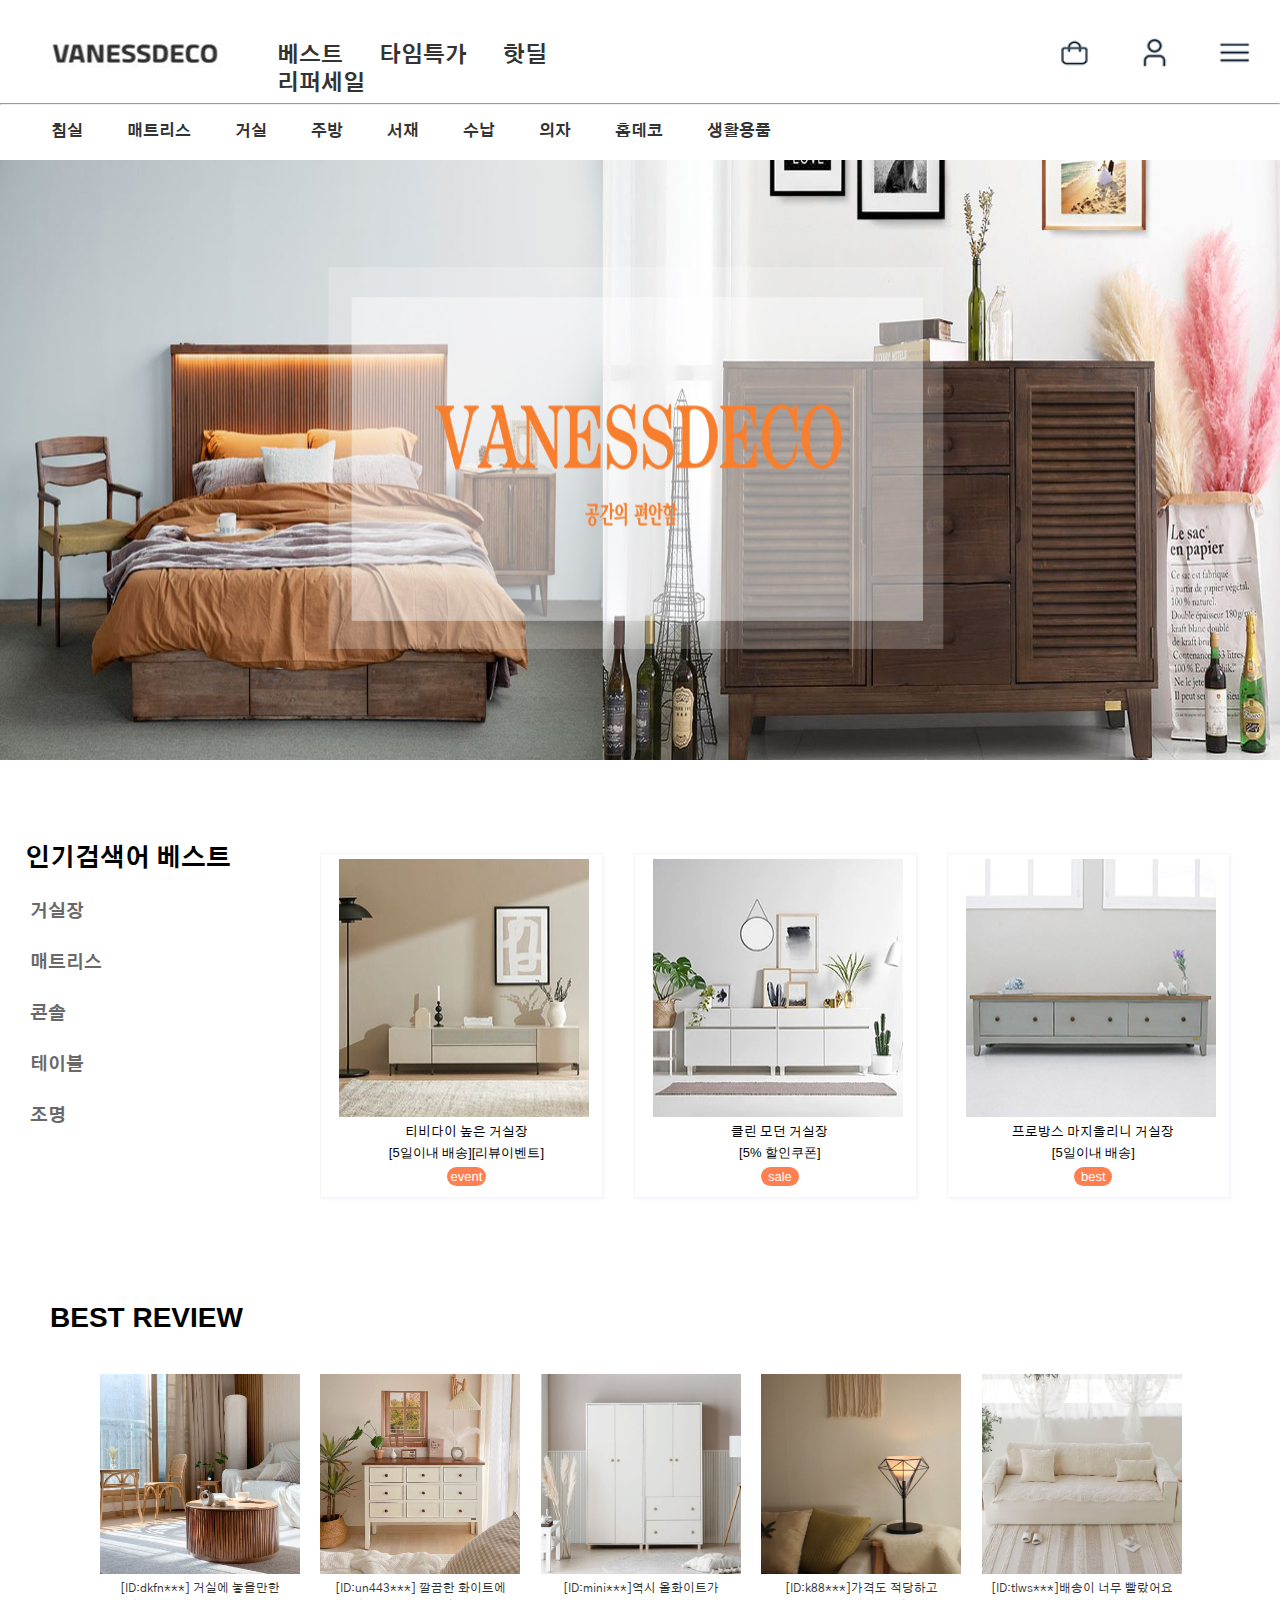
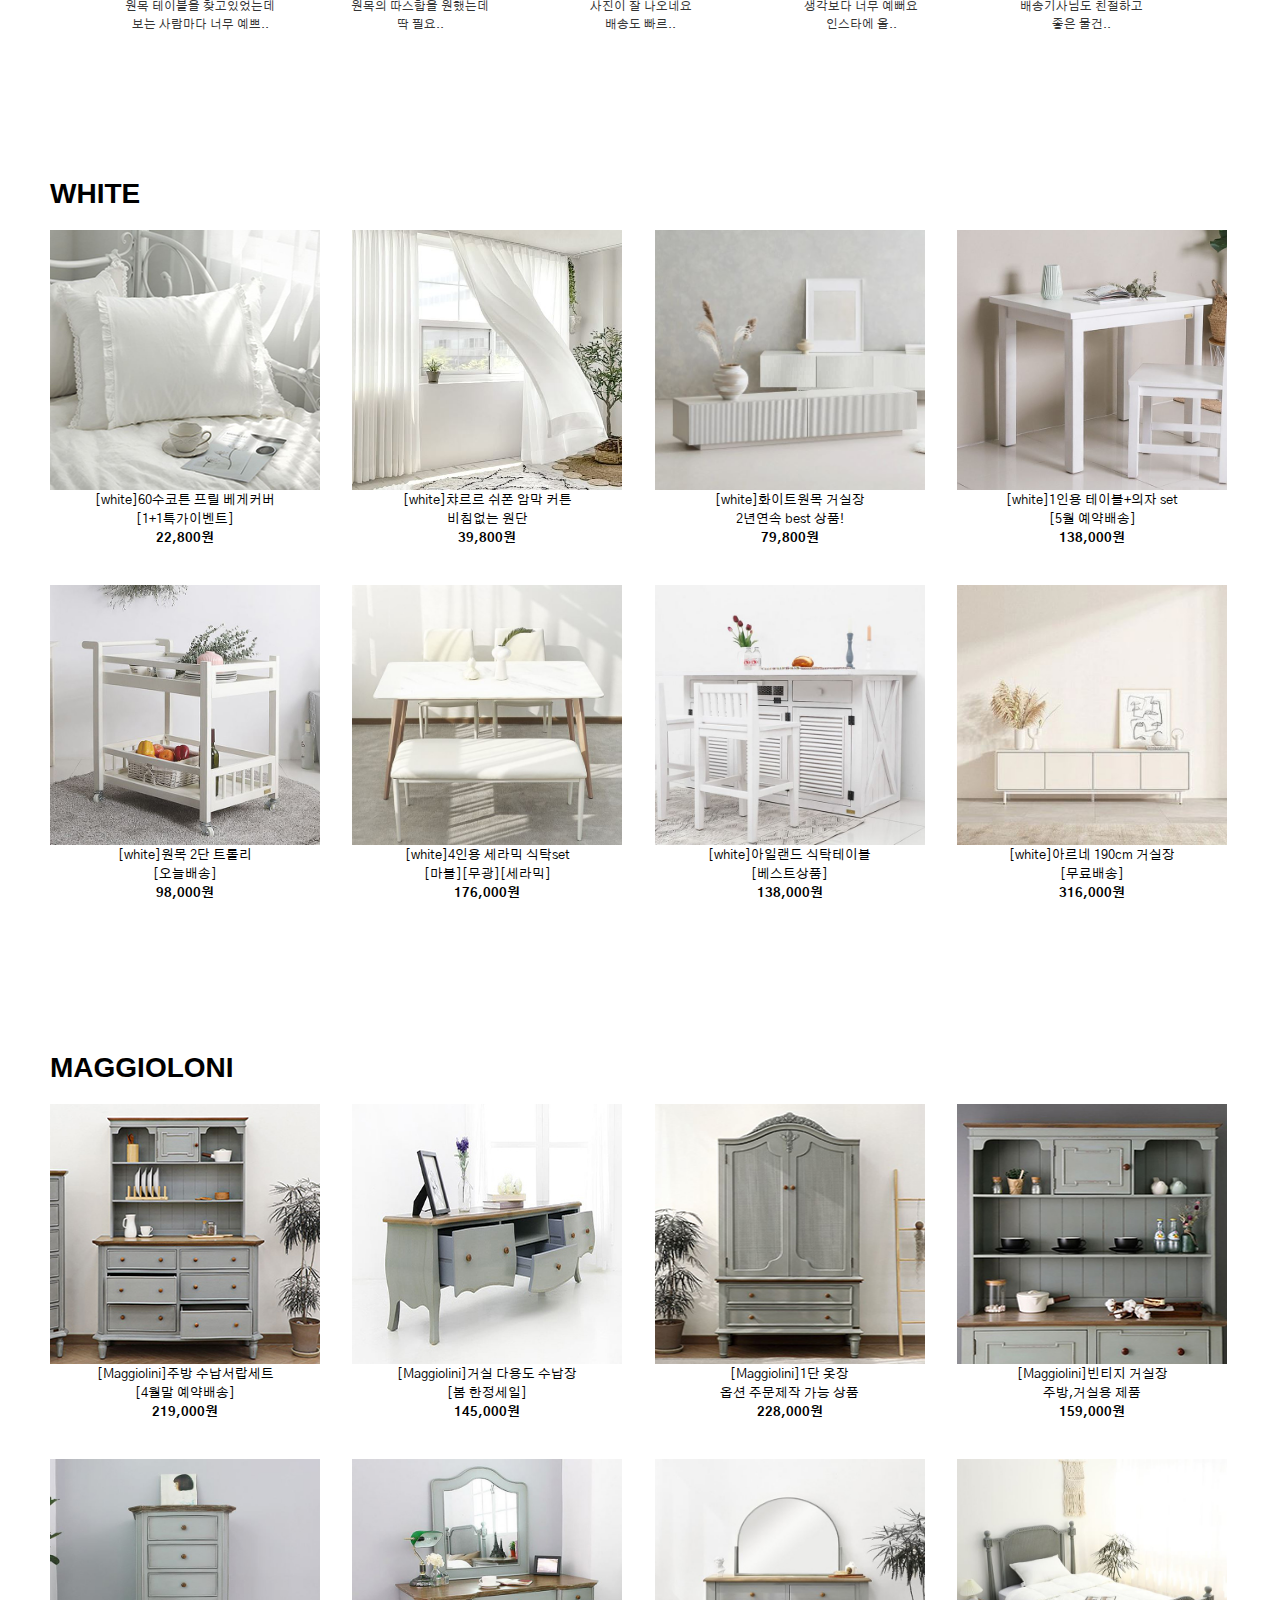
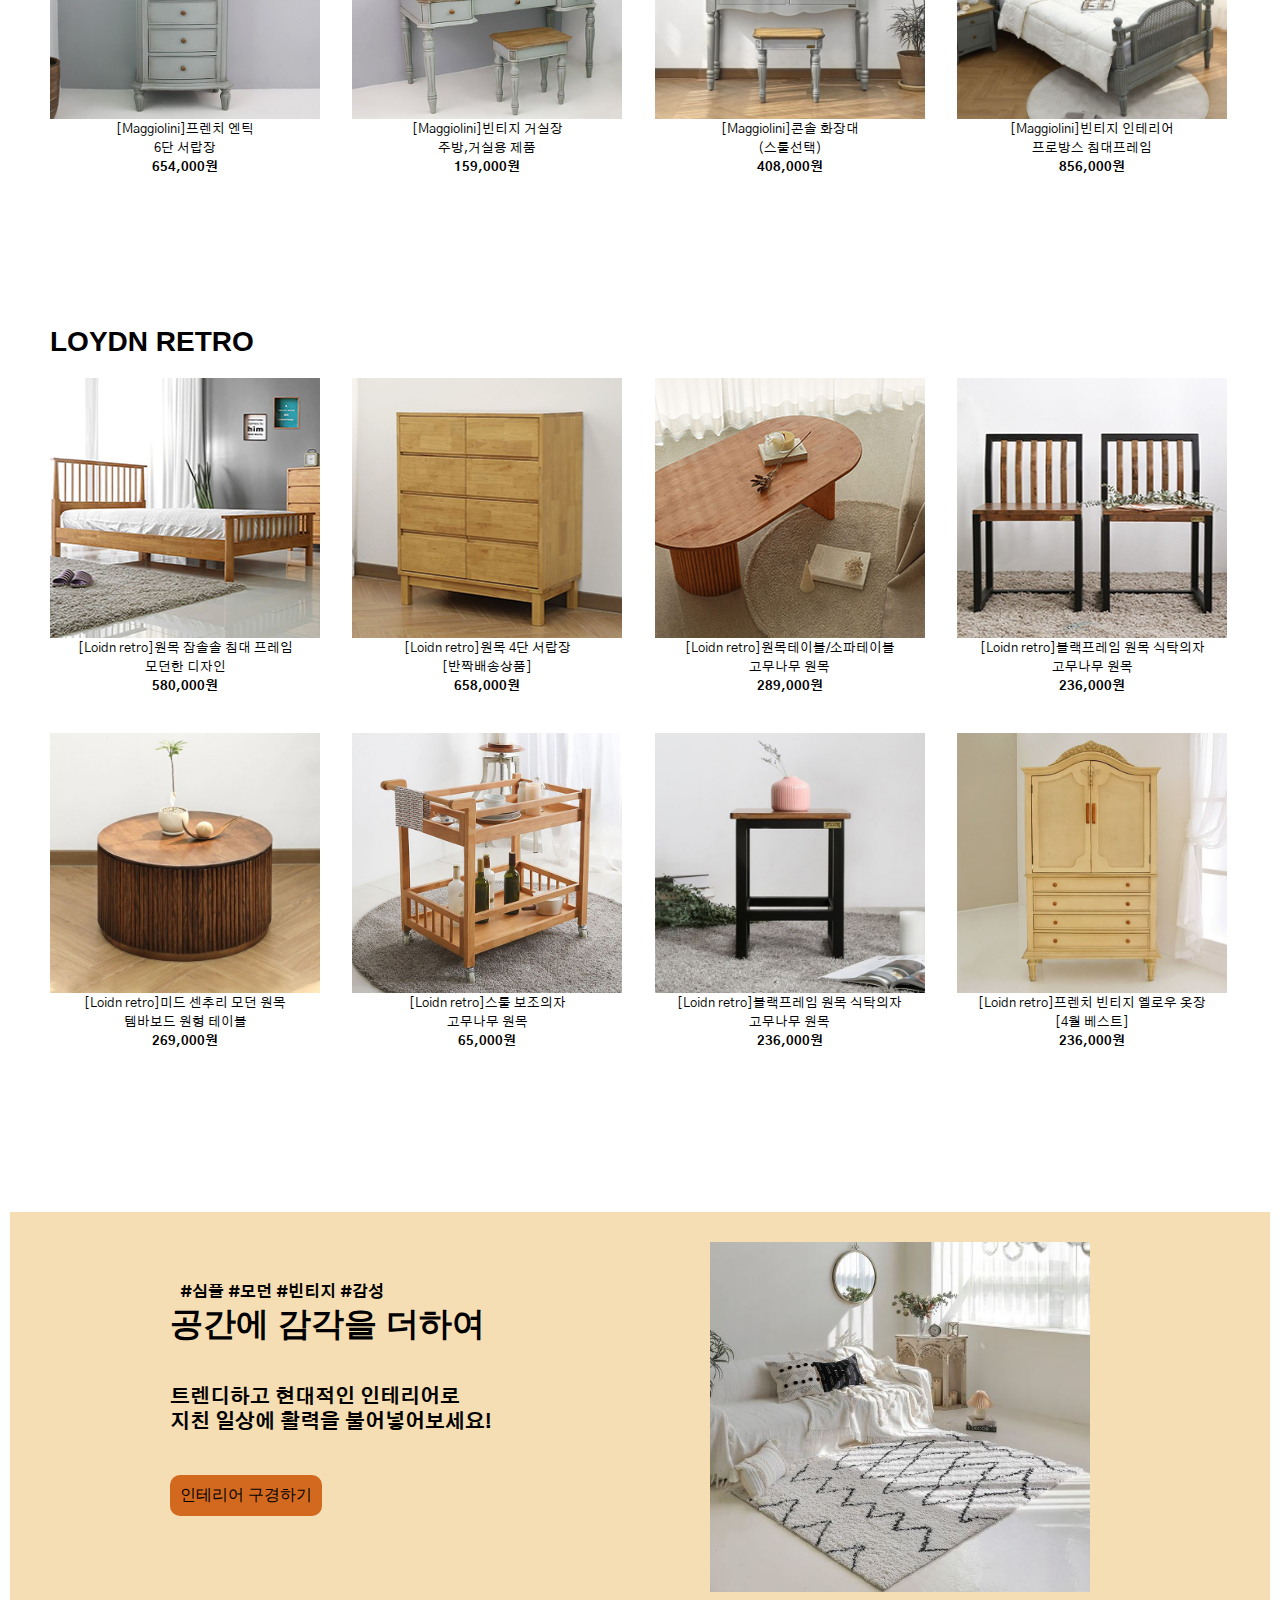
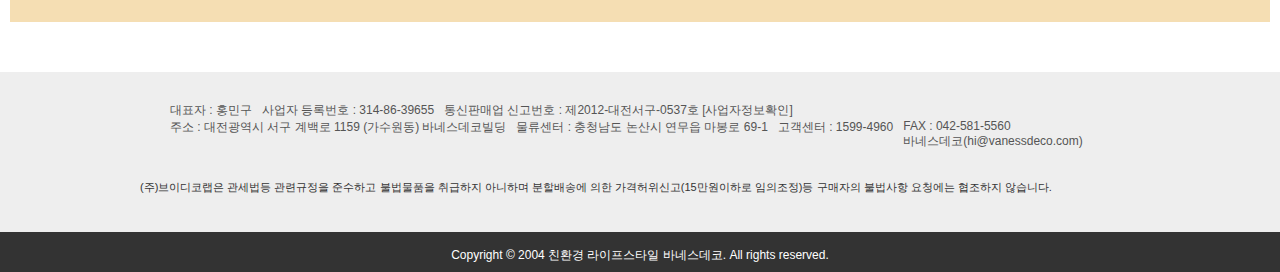
<file: 220420/index.html>
﻿<!DOCTYPE html>
<html>

<head>
    <title>VANESSDECO</title>
    <meta charset="utf-8">
    <meta name="viewport" content="width=device-width, initial-scale=1.0">

    <link href="https://fonts.googleapis.com/css2?family=Gothic+A1:wght@200;400&family=Lexend+Tera:wght@167&family=My+Soul&display=swap" rel="stylesheet">

    <link href="css/reset.css" rel="stylesheet">
    <link href="css/common.css" rel="stylesheet">
    <link href="css/main.css" rel="stylesheet">

</head>



<body>

<!----헤더-----> 
    
    <header>
        <div id="logo">
            <a href="index.html" target="_self"><img src="img/logo.JPG" alt="logo">

        </div>

        <div class="nav1">
            <ul>
                <li><a href="sub.html" target="_self">베스트</a></li>
                <li><a href="sub.html" target="_self">타임특가</a></li>
                <li><a href="sub.html" target="_self">핫딜</a></li>
                <li><a href="sub.html" target="_self">리퍼세일</a></li>
            </ul>

        </div>

        <div id="login">
            <div class="icon">
                <a href="#"><img src="img/icon1.JPG"alt="icon1"></a>

            </div>
            <div class="icon">
                <a href="#"><img src="img/icon2.JPG" alt="icon2"></a>
            </div>
            <div class="icon">
                <a href="#"><img src="img/icon3.JPG" alt="icon3"></a>
            </div>
        </div>
        
    </header>
     <hr>
     <div class="nav2">
        <ul>
            <li><a href="#">침실</a></li>
            <li><a href="#">매트리스</a></li>
            <li><a href="#">거실</a></li>
            <li><a href="#">주방</a></li>
            <li><a href="#">서재</a></li>
            <li><a href="#">수납</a></li>
            <li><a href="#">의자</a></li>
            <li><a href="#">홈데코</a></li>
            <li><a href="#">생활용품</a></li>
        </ul>


     </div>
     

     <!--슬라이더-->

    <div id="slider">
        <img src="img/slider.JPG" alt="slider">
    </div>
    



     <!--섹션 베스트상품소개-->

    <section class="best">

        <div class="best-products1">
            <ul>
                <li>인기검색어 베스트</li>
                <li><a href="#">거실장</a></li>
                <li><a href="#">매트리스</a></li>
                <li><a href="#">콘솔</a></li>
                <li><a href="#">테이블</a></li>
                <li><a href="#">조명</a></li>

            </ul>
            
        </div>

        <div class="best-products">
            <a href="#"><img src="img/best2.JPG" alt="best2"></a>
            <p><a href="#">티비다이 높은 거실장</a></p>
            <span class="bp1">[5일이내 배송][리뷰이벤트]</span>

        </div>

        <div class="best-products">
            <a href="#"><img src="img/best1.JPG" alt="best1"></a>
            <p><a href="#">클린 모던 거실장</a></p>
            <span class="bp2">[5% 할인쿠폰]</span>


        </div>

        <div class="best-products">
            <a href="#"><img src="img/best3.JPG" alt="best3"></a>
            <p><a href="#">프로방스 마지올리니 거실장</a></p>
            <span class="bp3">[5일이내 배송]</span>

        </div>
            
 

    </section>

    <br>
    <br>
    <br>
    <br>

<!---리뷰 인스타그램-->


    <section class="sns">

        <h5>BEST REVIEW</h5>

        

        <div class="instargram">
            <div class="box">
                <a href="#"><img src="img/review1.JPG" alt="review1"></a>
                <p><a href="#">[ID:dkfn***] 거실에 놓을만한<br>원목 테이블을 찾고있었는데<br>보는 사람마다 너무 예쁘..</a></p>
            </div>
            <div class="box">
                <a href="#"><img src="img/review2.JPG" alt="review2"></a>
                <p><a href="#">[ID:un443***] 깔끔한 화이트에 <br>원목의 따스함을 원했는데<br>딱 필요..</a></p>
            </div>
            <div class="box">
                <a href="#"><img src="img/review3.JPG" alt="review3"></a>
                <p><a href="#">[ID:mini***]역시 올화이트가<br>사진이 잘 나오네요<br>배송도 빠르..</a></p>

            </div>
            <div class="box">
                <a href="#"><img src="img/review4.JPG" alt="review4"></a>
                <p><a href="#">[ID:k88***]가격도 적당하고 <br>생각보다 너무 예뻐요<br>인스타에 올..</a></p>
            </div>

            <div class="box">
                <a href="#"><img src="img/review5.JPG" alt="review5"></a>
                <p><a href="#">[ID:tlws***]배송이 너무 빨랐어요<br>배송기사님도 친절하고<br>좋은 물건..</a></p>
                
            </div>  



             
        

        </div>

    </section>

    <br>
    <br>


    <!--텍스트 문구/ 컬러별로 나뉨 명시-->




    <!--섹션 컬러별로 나뉘는 상품들 소개-->
    <!--섹션 프로덕트1 화이트-->


    <section class="product1">

        <h5>WHITE</h5>
        <div class="a">
            <a href="#"><img src="img/white1.JPG" alt="white1"></a>
            <p><a href="#">[white]60수코튼 프릴 베게커버<br>[1+1특가이벤트]<br><b>22,800원</b></a></p>
            
            
        </div>

        <div class="a">
            <a href="#"><img src="img/white2.JPG" alt="white2"></a>
            <p><a href="#">[white]챠르르 쉬폰 암막 커튼<br>비침없는 원단<br><b>39,800원</b></a></p>
        </div>

        <div class="a">
            <a href="#"><img src="img/white3.JPG" alt="white3"></a>
            <p><a href="#">[white]화이트원목 거실장<br>2년연속 best 상품!<br><b>79,800원</b></a></p>
        </div>

        <div class="a">
            <a href="#"><img src="img/white4.JPG" alt="white4"></a>
            <p><a href="#">[white]1인용 테이블+의자 set<br>[5월 예약배송]<br><b>138,000원</b></a></p>
            
        </div>

        <div class="a2">
            <a href="#"><img src="img/white5.JPG" alt="white5"></a>
            <p><a href="#">[white]원목 2단 트롤리<br>[오늘배송]<br><b>98,000원</b></a></p>
            
        </div>

        <div class="a2">
            <a href="#"><img src="img/white6.JPG" alt="white6"></a>
            <p><a href="#">[white]4인용 세라믹 식탁set<br>[마블][무광][세라믹]<br><b>176,000원</b></a></p>
            
        </div>

        <div class="a2">
            <a href="#"><img src="img/white7.JPG" alt="white7"></a>
            <p><a href="#">[white]아일랜드 식탁테이블<br>[베스트상품]<br><b>138,000원</b></a></p>
        
        </div>

        <div class="a2">
            <a href="#"><img src="img/white8.JPG" alt="white8"></a>
            <p><a href="#">[white]아르네 190cm 거실장<br>[무료배송]<br><b>316,000원</b></a></p>
            
        </div>



    </section>

    <br>
    <br>
    <br>


    <!--섹션 프로덕트2 마지올리니-->

    <section class="product2">

        <h5>MAGGIOLONI</h5>

        <div class="b">
            <a href="#"><img src="img/Maggiolini1.JPG" alt="Maggiolini1"></a>
            <p><a href="#">[Maggiolini]주방 수납서랍세트<br>[4월말 예약배송]<br><b>219,000원</b></a></p>
        </div>

        <div class="b">
            <a href="#"><img src="img/Maggiolini2.JPG" alt="Maggiolini2"></a>
            <p><a href="#">[Maggiolini]거실 다용도 수납장<br>[봄 한정세일]<br><b>145,000원</b></a></p>
        </div>

        <div class="b">
            <a href="#"><img src="img/Maggiolini3.JPG" alt="Maggiolini3"></a>
            <p><a href="#">[Maggiolini]1단 옷장<br>옵션 주문제작 가능 상품<br><b>228,000원</b></a></p>
        </div>

        <div class="b">
            <a href="#"><img src="img/Maggiolini4.JPG" alt="Maggiolini4"></a>
            <p><a href="#">[Maggiolini]빈티지 거실장<br>주방,거실용 제품<br><b>159,000원</b></a></p>
        </div>

        <div class="b2">
            <a href="#"><img src="img/Maggiolini5.JPG" alt="Maggiolini5"></a>
            <p><a href="#">[Maggiolini]프렌치 엔틱<br>6단 서랍장<br><b>654,000원</b></a></p>
           
        </div>

        <div class="b2">
            <a href="#"><img src="img/Maggiolini6.JPG" alt="Maggiolini6"></a>
            <p><a href="#">[Maggiolini]빈티지 거실장<br>주방,거실용 제품<br><b>159,000원</b></a></p>
            
        </div>

        <div class="b2">
            <a href="#"><img src="img/Maggiolini7.JPG" alt="Maggiolini7"></a>
            <p><a href="#">[Maggiolini]콘솔 화장대<br>(스툴선택)<br><b>408,000원</b></a></p>
            
        </div>

        <div class="b2">
            <a href="#"><img src="img/Maggiolini8.JPG" alt="Maggiolini8"></a>
            <p><a href="#">[Maggiolini]빈티지 인테리어<br>프로방스 침대프레임<br><b>856,000원</b></a></p>
            
        </div>




    </section>

    <br>
    <br>
    <br>

    <!--섹션 프로덕트3 로이든-->

    <section class="product3">

        <h5>LOYDN RETRO</h5>

        <div class="c">
            <a href="#"><img src="img/Loidn1.JPG" alt="Loidn1"></a>
            <p><a href="#">[Loidn retro]원목 잠솔솔 침대 프레임<br>모던한 디자인<br><b>580,000원</b></a></p>
        </div>

        <div class="c">
            <a href="#"><img src="img/Loidn2.JPG" alt="Loidn2"></a>
            <p><a href="#">[Loidn retro]원목 4단 서랍장<br>[반짝배송상품]<br><b>658,000원</b></a></p>
        </div>

        <div class="c">
            <a href="#"><img src="img/Loidn3.JPG" alt="Loidn3"></a>
            <p><a href="#">[Loidn retro]원목테이블/소파테이블<br>고무나무 원목<br><b>289,000원</b></a></p>
        </div>

        <div class="c">
            <a href="#"><img src="img/Loidn4.JPG" alt="Loidn4"></a>
            <p><a href="#">[Loidn retro]블랙프레임 원목 식탁의자<br>고무나무 원목<br><b>236,000원</b></a></p>
        </div>

        <div class="c2">
            <a href="#"><img src="img/Loidn5.JPG" alt="Loidn5"></a>
            <p><a href="#">[Loidn retro]미드 센추리 모던 원목<br>템바보드 원형 테이블<br><b>269,000원</b></a></p>
            
        </div>

        <div class="c2">
            <a href="#"><img src="img/Loidn6.JPG" alt="Loidn6"></a>
            <p><a href="#">[Loidn retro]스툴 보조의자<br>고무나무 원목<br><b>65,000원</b></a></p>
            
        </div>

        <div class="c2">
            <a href="#"><img src="img/Loidn7.JPG" alt="Loidn7"></a>
            <p><a href="#">[Loidn retro]블랙프레임 원목 식탁의자<br>고무나무 원목<br><b>236,000원</b></a></p>
            
        </div>

        <div class="c2">
            <a href="#"><img src="img/Loidn8.JPG" alt="Loidn8"></a>
            <p><a href="#">[Loidn retro]프렌치 빈티지 옐로우 옷장<br>[4월 베스트]<br><b>236,000원</b></a></p>
           
        </div>


    </section>

    <br>
    <br>


    <!---섹션 비디오와 텍스트 소개 구간-->

    <section class="video">
        
        <div class="text">
            <h4>#심플 #모던 #빈티지 #감성</h4>
            
            <h1>공간에 감각을 더하여</h1>
            <br>
            <p>트렌디하고 현대적인 인테리어로<br>지친 일상에 활력을 불어넣어보세요!</p>

            <button class="bt">인테리어 구경하기</button>
            
        </div>
        <div class="text">
            <a href="#"><img src="img/bottom.JPG" alt="bottom"></a>

        </div>


    </section>

    
    <!--하단-->
    

    <footer>
        <div class="box">
            <ul>
                <li>대표자 : 홍민구</li>
                <li>사업자 등록번호 : 314-86-39655</li>
                <li> 통신판매업 신고번호 : 제2012-대전서구-0537호 [사업자정보확인]</li>
                <li>주소 : 대전광역시 서구 계백로 1159 (가수원동) 바네스데코빌딩</li>
                <li>물류센터 : 충청남도 논산시 연무읍 마봉로 69-1</li>
                <li>고객센터 : 1599-4960</li>
                <li> FAX : 042-581-5560</li>
                <li>바네스데코(hi@vanessdeco.com)</li>

            </ul>
            <p>(주)브이디코랩은 관세법등 관련규정을 준수하고 불법물품을 취급하지 아니하며 분할배송에 의한 가격허위신고(15만원이하로 임의조정)등 구매자의 불법사항 요청에는 협조하지 않습니다.</p>

        </div>
        <p>Copyright © 2004 친환경 라이프스타일 바네스데코. All rights reserved.</p>
    </footer>

</body>

</html>
</file>
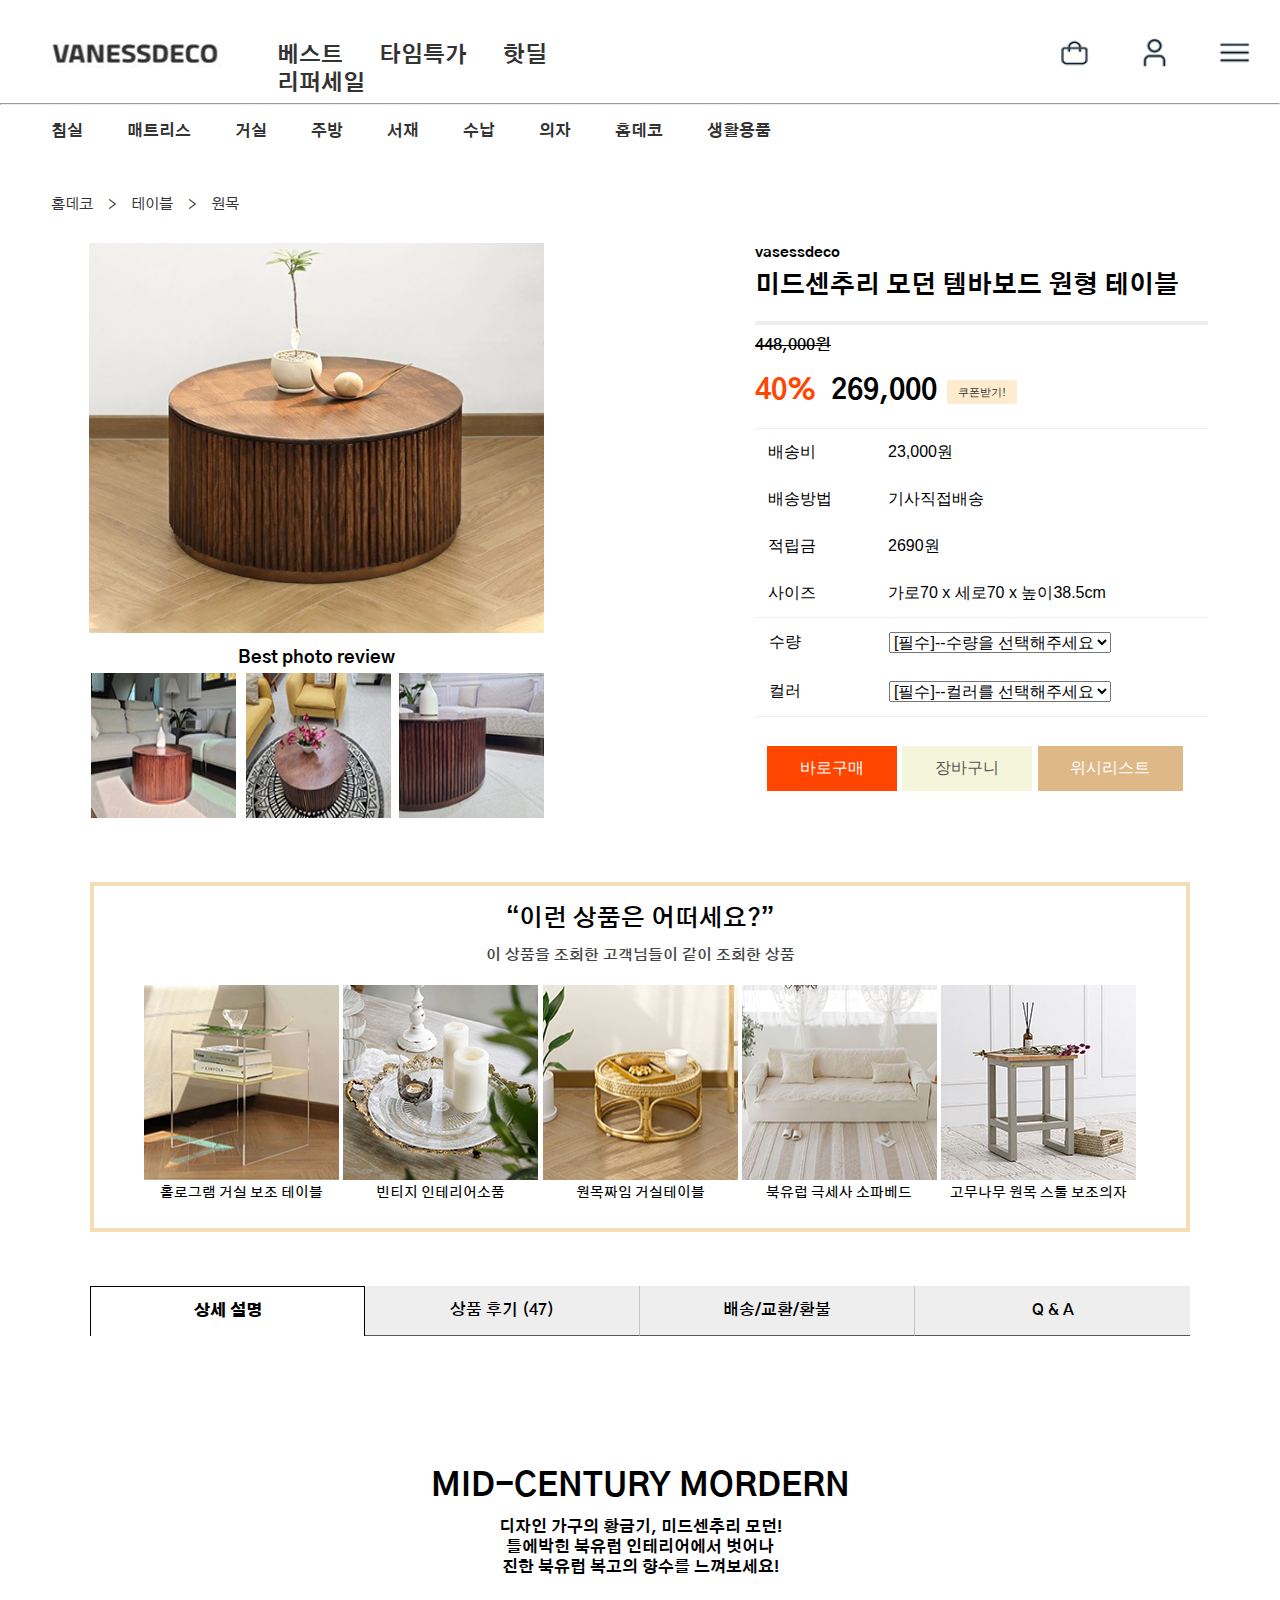
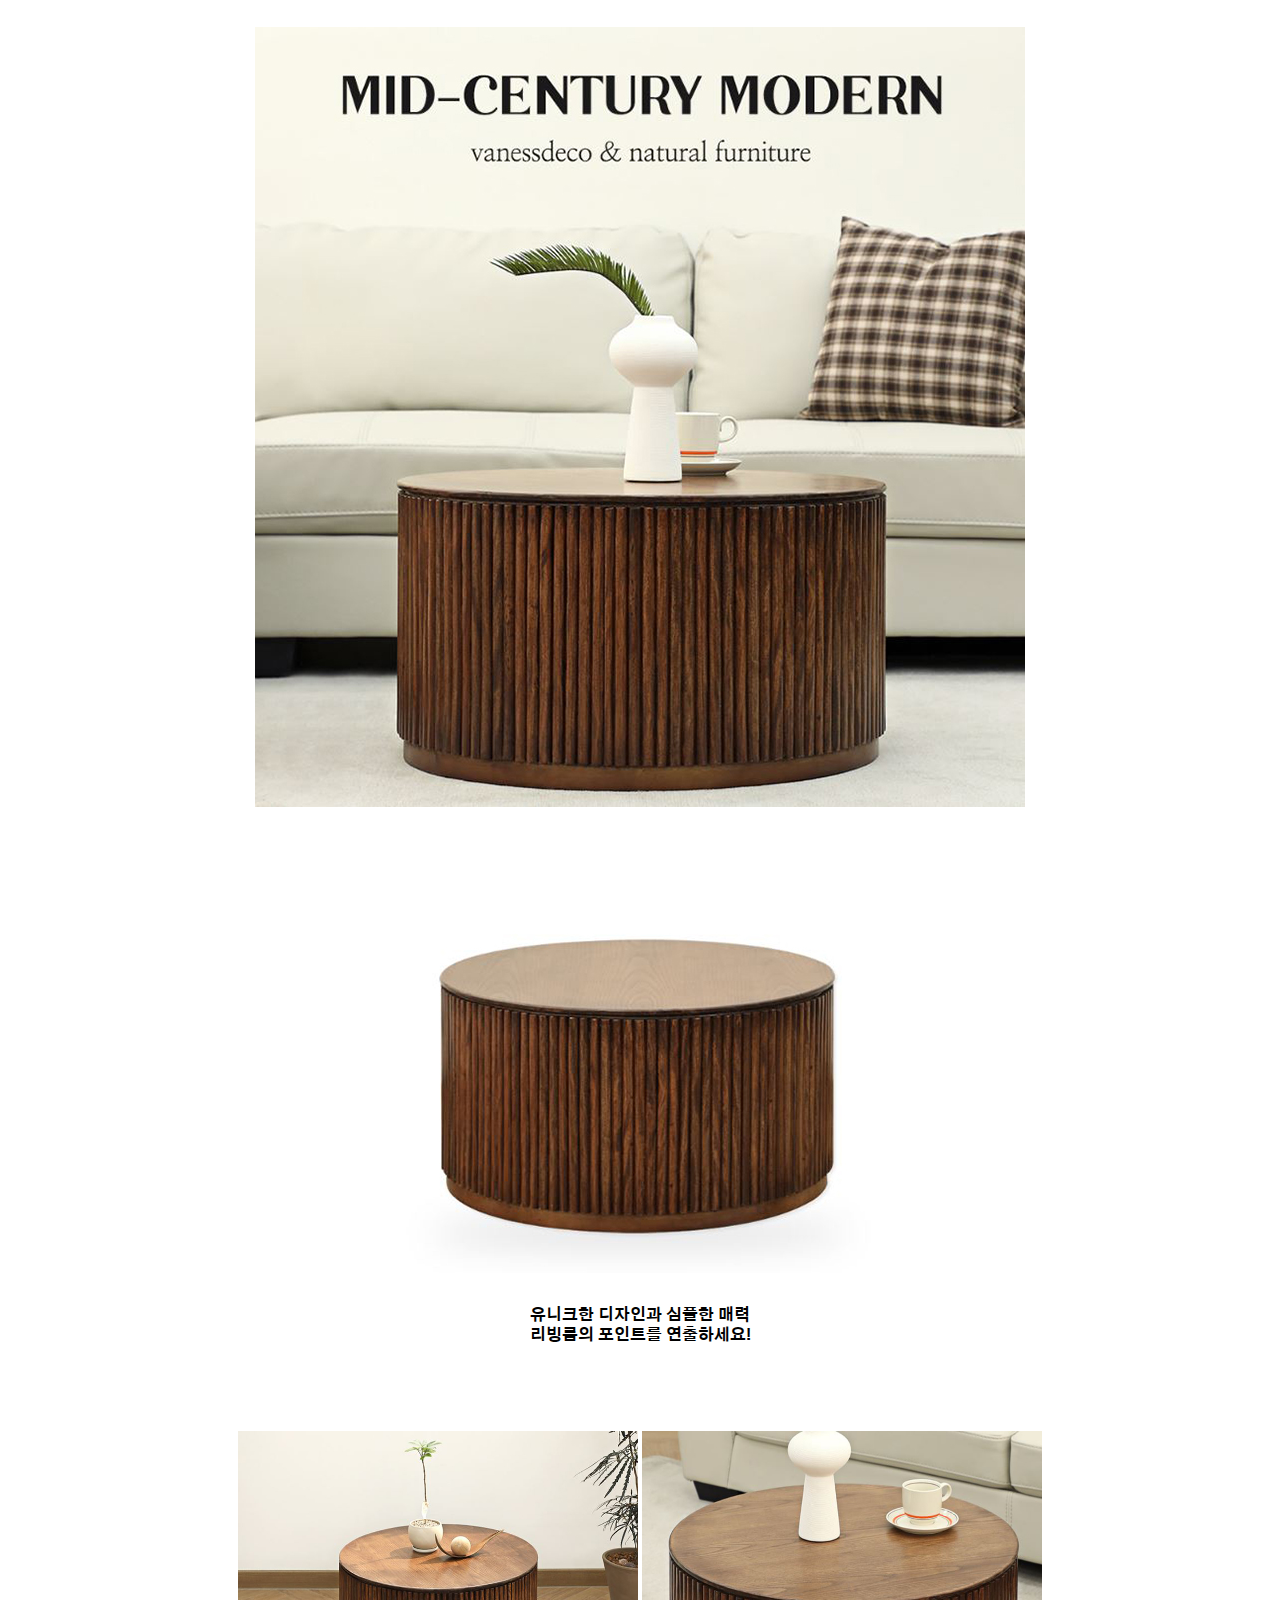
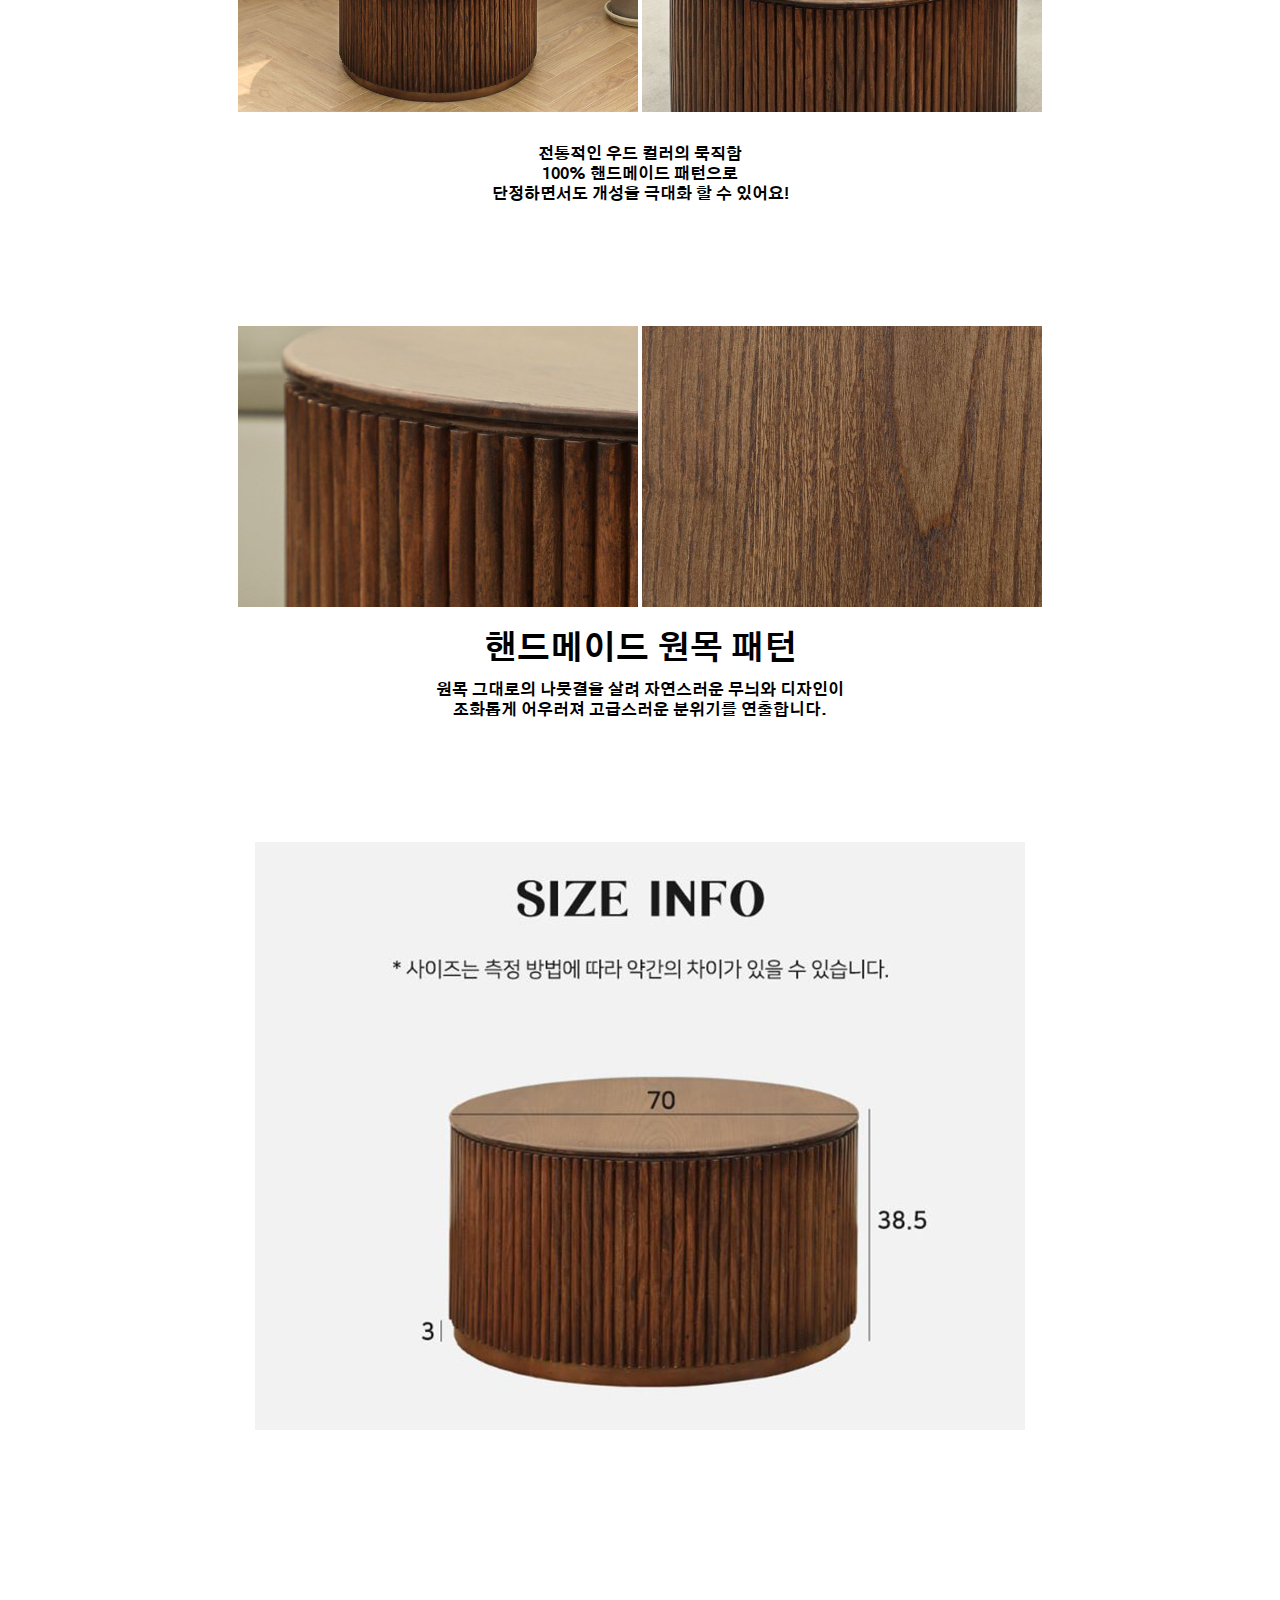
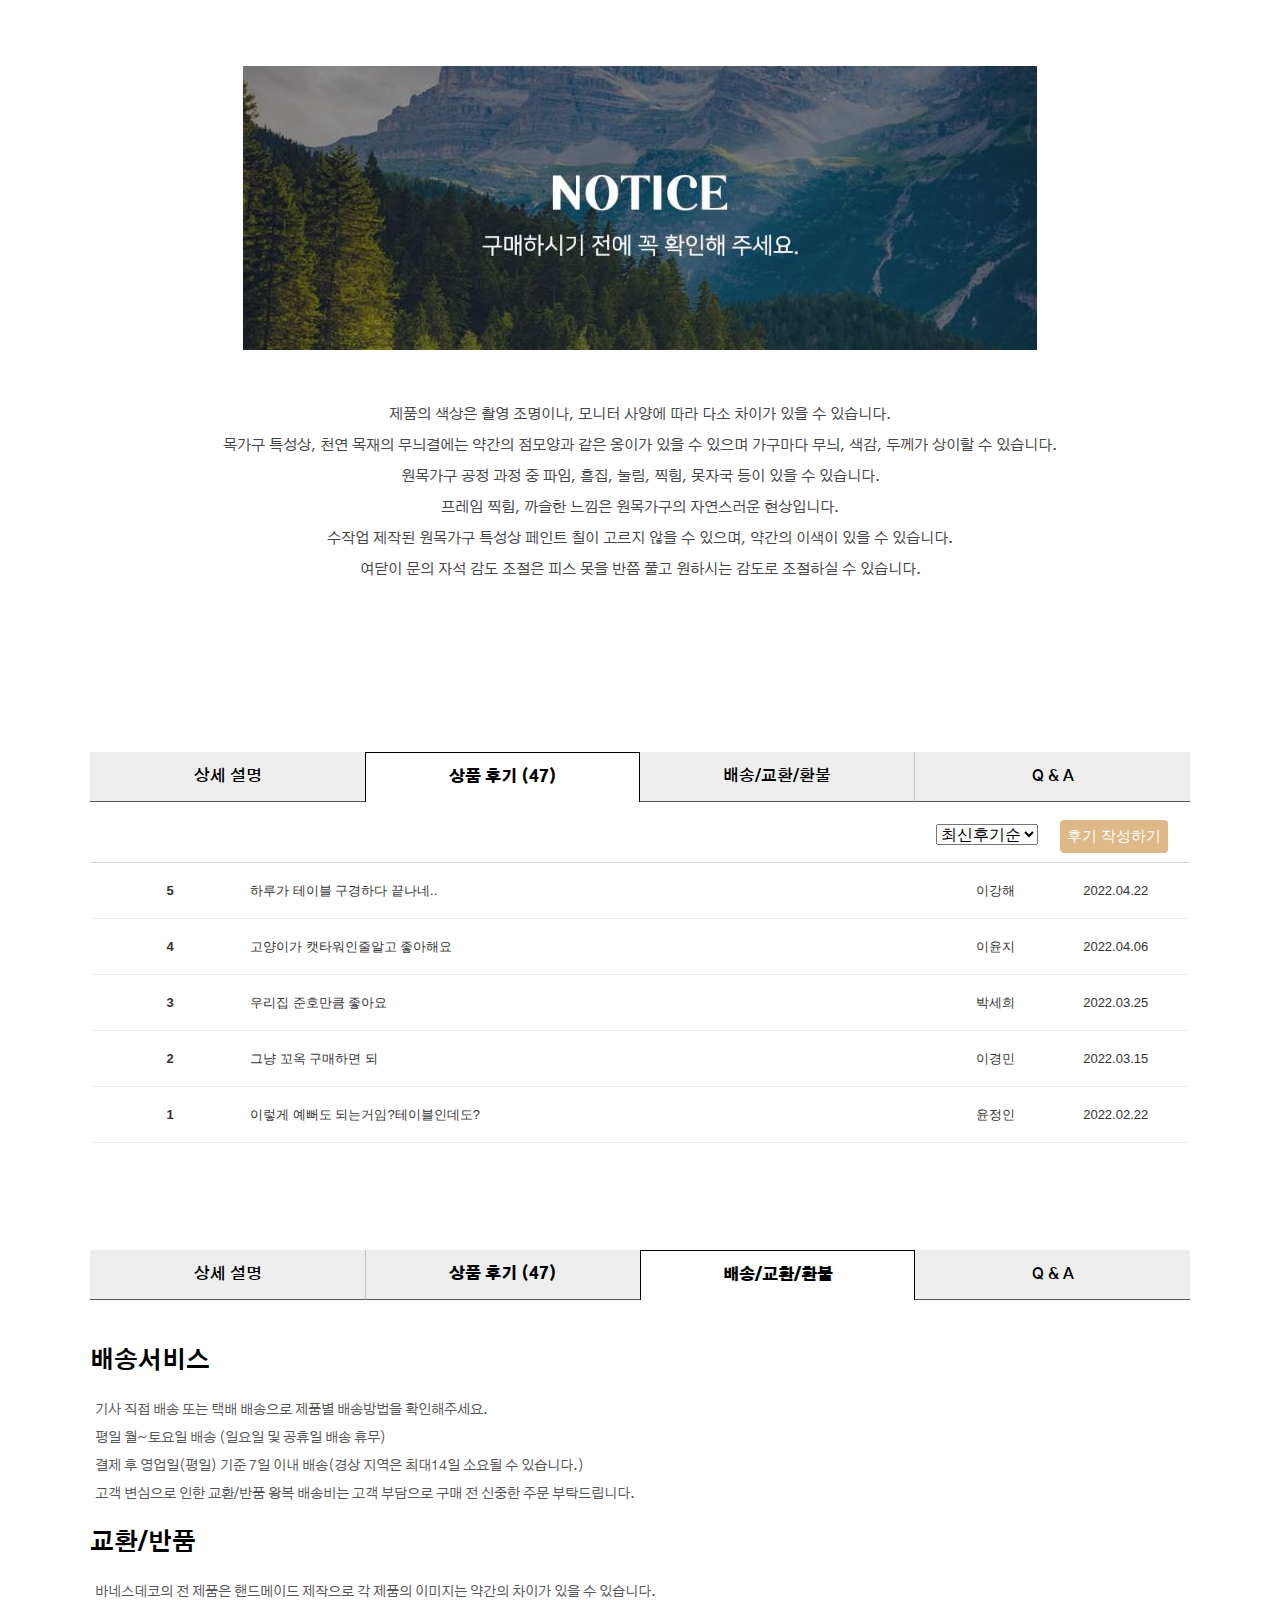
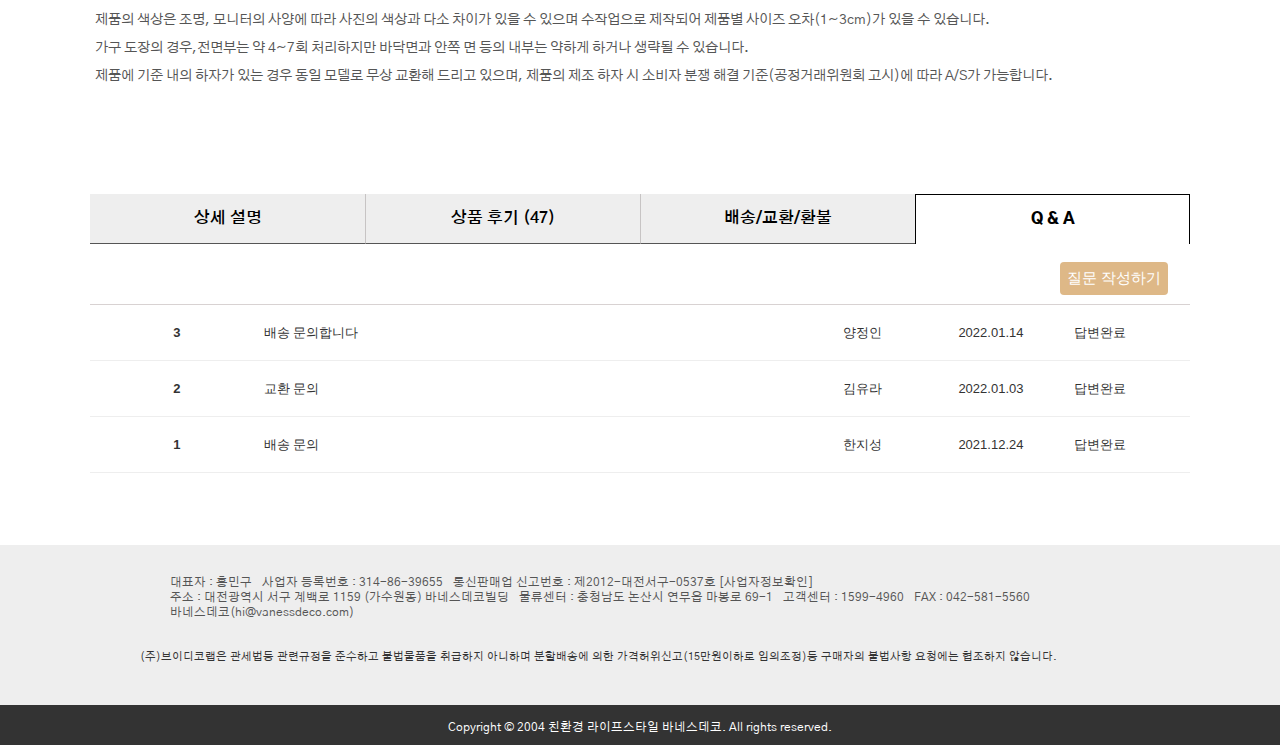
<file: 220420/sub.html>
﻿<!DOCTYPE html>
<html>

<head>
    <title>VANESSDECO</title>
    <meta charset="utf-8">
    <meta name="viewport" content="width=device-width, initial-scale=1.0">

    <link href="https://fonts.googleapis.com/css2?family=Gothic+A1:wght@200;400&family=Lexend+Tera:wght@167&family=My+Soul&display=swap" rel="stylesheet">



    <link href="css/reset.css" rel="stylesheet">
    <link href="css/common.css" rel="stylesheet">
    <link href="css/sub.css" rel="stylesheet">
    

</head>



<body>

<!----헤더-----> 
    
    <header>
        <div id="logo">
            <a href="index.html" target="_self"><img src="img/logo.JPG" alt="logo">

        </div>

        <div class="nav1">
            <ul>
                <li><a href="#">베스트</a></li>
                <li><a href="#">타임특가</a></li>
                <li><a href="#">핫딜</a></li>
                <li><a href="#">리퍼세일</a></li>
            </ul>

        </div>

        <div id="login">
            <div class="icon">
                <a href="#"><img src="img/icon1.JPG"alt="icon1"></a>

            </div>
            <div class="icon">
                <a href="#"><img src="img/icon2.JPG" alt="icon2"></a>
            </div>
            <div class="icon">
                <a href="#"><img src="img/icon3.JPG" alt="icon3"></a>
            </div>
        </div>
        
    </header>
     <hr>
     <div class="nav2">
        <ul>
            <li><a href="#">침실</a></li>
            <li><a href="#">매트리스</a></li>
            <li><a href="#">거실</a></li>
            <li><a href="#">주방</a></li>
            <li><a href="#">서재</a></li>
            <li><a href="#">수납</a></li>
            <li><a href="#">의자</a></li>
            <li><a href="#">홈데코</a></li>
            <li><a href="#">생활용품</a></li>
        </ul>


     </div>
     
<!--제품 구매 상세페이지-->

    <div id="sub">
        <div id="submenu">
            <ul>
                <li><a href="#">홈데코</a></li>
                <li> > </li>
                <li><a href="#">테이블</a></li>
                <li> > </li>
                <li><a href="#">원목</a></li>

            </ul>
        </div>


        <div id="salepage">
            

<!--왼쪽박스-->            

            <div id="productimg">
                <img src="img/product.JPG" alt="product">
                <p>Best photo review</p>
                <div id="smalling">
                    <div class="detail">
                        <a href="#"><img src="img/detail1.JPG" alt="detail1"></a>
                    </div>
                    <div class="detail">
                        <a href="#"><img src="img/detail2.JPG" alt="detail2"></a>
                    </div>
                    <div class="detail">
                        <a href="#"><img src="img/detail3.JPG" alt="detail3"></a>
                        </div>
                </div>
            </div>

<!--오른쪽 박스-->

            <div id="text">
                <h4>vasessdeco</h4>
                <h3>미드센추리 모던 템바보드 원형 테이블</h3>
                <p><del>448,000원</del></p>
                

                <div id="price"><h1>269,000</h1>
                    <button class="coupon">쿠폰받기!</button>
                
                </div>
                    

<!--테이블1-->

                <table class="table1">
                    <tr>
                        <td>배송비</td>
                        <td>23,000원</td>
                    </tr>

                    <tr>
                        <td>배송방법</td>
                        <td>기사직접배송</td>
                    </tr>

                    <tr>
                        <td>적립금</td>
                        <td>2690원</td>
                    </tr>

                    <tr>
                        <td>사이즈</td>
                        <td>가로70 x 세로70 x 높이38.5cm</td>
                    </tr>

                </table>

<!--테이블2 수량 컬러 선택 구간-->

                <table class="table2">
                    <tr>
                        <td>수량</td>
                        <td>
                            <select name="select" id="select">
                                <option>[필수]--수량을 선택해주세요</option>
                                <option>1</option>
                                <option>2</option>
                                <option>3</option>
                        </td>

                    </tr>    

                    <tr> 
                        <td>컬러</td>
                        <td>
                            <select name="color" id="color">
                                <option>[필수]--컬러를 선택해주세요</option>
                                <option>Brown</option>
                                <option>Light brown</option>
                        </td>

                        
                    </tr>



                </table>

                <button class="bt1">바로구매</button>
                <button class="bt2">장바구니</button>
                <button class="bt3">위시리스트</button>

            </div>

        </div>

    </div>

    <br>

<!--함께 보는 상품들-->    

    <div id="other">
        <h2><q>이런 상품은 어떠세요?</q></h2>
        <p>이 상품을 조회한 고객님들이 같이 조회한 상품</p>

        <div class="other1">
            <a href="#"><img src="img/other1.JPG" alt="other1"></a>
            <p>홀로그램 거실 보조 테이블</p>
            <p></p>
        </div>
        <div class="other1">
            <a href="#"><img src="img/other2.JPG" alt="other2"></a>
            <p>빈티지 인테리어소품</p>
        </div>
        <div class="other1">
            <a href="#"><img src="img/other3.JPG" alt="other3"></a>
            <p>원목짜임 거실테이블</p>
        </div>
        <div class="other1">
            <a href="#"><img src="img/other4.JPG" alt="other4"></a>
            <p>북유럽 극세사 소파베드</p>
        </div>
        <div class="other1">
            <a href="#"><img src="img/other5.JPG" alt="other5"></a>
            <p>고무나무 원목 스툴 보조의자</p>
        </div>
        
    </div>

    <br>
    <br>
    <br>

    <div id="midmenu">
        <ul>
            <li>상세 설명</li>
            <li><a href="#">상품 후기 (47)</a></li>
            <li><a href="#">배송/교환/환불</a></li>
            <li><a href="#">Q & A</a></li>
        </ul>
        

    </div>    


    <div class="section1">
       

        <!--섹션1 상품 상세 설명-->

        <div class="wrap">
            <div class="textbox">
                <h2>MID-CENTURY MORDERN</h2>
                <h4>디자인 가구의 황금기, 미드센추리 모던!<br>
            틀에박힌 북유럽 인테리어에서 벗어나<br>
            진한 북유럽 복고의 향수를 느껴보세요!</h4>

            <img src="img/main1.JPG" alt="main1" class="main1">
            <img src="img/main2.JPG" alt="main2" class="main2">
            <br>
            <br>
        
        
            <h4>유니크한 디자인과 심플한 매력<br>
            리빙룸의 포인트를 연출하세요!</h4>
            <br>
            <br>

            <img src="img/main3.JPG" alt="main3" class="main3">
            <img src="img/main7.JPG" alt="main7" class="main7">

            <br>
            <br>

            <h4>전통적인 우드 컬러의 묵직함<br>
            100% 핸드메이드 패턴으로<br>
            단정하면서도 개성을 극대화 할 수 있어요!</h4>

            <br>
            <br>
            <br>
            <br>

            <img src="img/main4.JPG" alt="main4" class="main4">
            <img src="img/main5.JPG" alt="main5" class="main5">

            <br>
            <br>
        

            <h2>핸드메이드 원목 패턴</h2>
            <h4>원목 그대로의 나뭇결을 살려 자연스러운 무늬와 디자인이<br>
            조화롭게 어우러져 고급스러운 분위기를 연출합니다.</h4>

            <br>
            <br>
            <br>
            <br>
        
            <img src="img/main8.JPG" alt="main8" class="main8">
            </div>

        </div>
        
    </div> 

    
    

 <!--섹션2 노티스-->
    
 <div class="section2">

    <img src="img/notixe.JPG" alt="notice">

    <ul>
        <li>제품의 색상은 촬영 조명이나, 모니터 사양에 따라 다소 차이가 있을 수 있습니다.</li>
        <li>목가구 특성상, 천연 목재의 무늬결에는 약간의 점모양과 같은 옹이가 있을 수 있으며 가구마다 
            무늬, 색감, 두께가 상이할 수 있습니다.</li>
        <li>원목가구 공정 과정 중 파임, 흠집, 눌림, 찍힘, 못자국 등이 있을 수 있습니다.</li>
        <li>프레임 찍힘, 까슬한 느낌은 원목가구의 자연스러운 현상입니다. </li>
        <li>수작업 제작된 원목가구 특성상 페인트 칠이 고르지 않을 수 있으며, 약간의 이색이 있을 수 있습니다.</li>
        <li>여닫이 문의 자석 감도 조절은 피스 못을 반쯤 풀고 원하시는 감도로 조절하실 수 있습니다.</li>

    </ul>

</div>


<br>
<br>

  <!--고객리뷰-->

  <div class="review">
    <ul>
        <li><a href="#">상세 설명</a></li>
        <li>상품 후기 (47)</li>
        <li><a href="#">배송/교환/환불</a></li>
        <li><a href="#">Q & A</a></li>
    </ul>
</div>

<!--리뷰 테이블-->

<div class="review_table">
    <div class="sb">
        <button>후기 작성하기</button>
        <select>
            <option>최신후기순</option>
            <option>별점높은순</option>
            <option>별점낮은순</option>
        </select>
    </div>

    <table class="table3">
        <tr>
            <th>5</th>
            <td><a href="#">하루가 테이블 구경하다 끝나네..</a></td>
            <td>이강해</td>
            <td>2022.04.22</td>
        </tr>

        <tr>
            <th>4</th>
            <td><a href="#">고양이가 캣타워인줄알고 좋아해요</a></td>
            <td>이윤지</td>
            <td>2022.04.06</td>
        </tr>

        <tr>
            <th>3</th>
            <td><a href="#">우리집 준호만큼 좋아요</a></td>
            <td>박세희</td>
            <td>2022.03.25</td>
        </tr>

        <tr>
            <th>2</th>
            <td><a href="#">그냥 꼬옥 구매하면 되</a></td>
            <td>이경민</td>                   
            <td>2022.03.15</td>
        </tr>

        <tr>
            <th>1</th>
            <td><a href="#">이렇게 예뻐도 되는거임?테이블인데도?</a></td>
            <td>윤정인</td>
            <td>2022.02.22</td>
        </tr>
            
    </table>
    

</div>

<br>
<br>
<br>
<br>
<br>
<br>

<div class="delivery">
    <ul>
        <li><a href="#">상세 설명</a></li>
        <li><a href="#">상품 후기 (47)</a></li>
        <li>배송/교환/환불</li>
        <li><a href="#">Q & A</a></li>
    </ul>
</div>

<br>
<br>
    

<div class="delivery_text">
    <h2>배송서비스</h2>
    <ul>
        <li>기사 직접 배송 또는 택배 배송으로 제품별 배송방법을 확인해주세요.</li>
        <li>평일 월~토요일 배송 (일요일 및 공휴일 배송 휴무)</li>
        <li>결제 후 영업일(평일) 기준 7일 이내 배송(경상 지역은 최대14일 소요될 수 있습니다.)</li>
        <li>고객 변심으로 인한 교환/반품 왕복 배송비는 고객 부담으로 구매 전 신중한 주문 부탁드립니다.</li>
    </ul>
    <h2>교환/반품</h2>
    <ul>
        <li>바네스데코의 전 제품은 핸드메이드 제작으로 각 제품의 이미지는 약간의 차이가 있을 수 있습니다.</li>
        <li>제품의 색상은 조명, 모니터의 사양에 따라 사진의 색상과 다소 차이가 있을 수 있으며 수작업으로 제작되어 제품별 사이즈 오차(1~3cm)가 있을 수 있습니다.</li>
        <li>가구 도장의 경우,전면부는 약 4~7회 처리하지만 바닥면과 안쪽 면 등의 내부는 약하게 하거나 생략될 수 있습니다.</li>
        <li>제품에 기준 내의 하자가 있는 경우 동일 모델로 무상 교환해 드리고 있으며, 제품의 제조 하자 시 소비자 분쟁 해결 기준(공정거래위원회 고시)에 따라 A/S가 가능합니다.</li>
    </ul>
   
</div>

    <br>
    <br>
    <br>
    <br>
    <br>
    <br>


    <!--큐엔에이 네비-->

    <div class="qa_menu">
        <ul>
            <li><a href="#">상세 설명</a></li>
            <li><a href="#">상품 후기 (47)</a></li>
            <li><a href="#">배송/교환/환불</a></li>
            <li>Q & A</li>
        </ul>
    </div>

    <!--큐엔에이 테이블-->

    <div class="qa_table">
        <div class="qa">
            <button>질문 작성하기</button>
        </div>
    
        <table class="table4">
            
            <tr>
                <th>3</th>
                <td><a href="#">배송 문의합니다</a></td>
                <td>양정인</td>
                <td>2022.01.14</td>
        <td>답변완료</td>
            </tr>
    
            <tr>
                <th>2</th>
                <td><a href="#">교환 문의</a></td>
                <td>김유라</td>                   
                <td>2022.01.03</td>
        <td>답변완료</td>
            </tr>
    
            <tr>
                <th>1</th>
                <td><a href="#">배송 문의</a></td>
                <td>한지성</td>
                <td>2021.12.24</td>
        <td>답변완료</td>
            </tr>
                
        </table>
        
    
    </div>

<br>
<br>
<br>
<br>
  


    <footer>
        <div class="box">
            <ul>
                <li>대표자 : 홍민구</li>
                <li>사업자 등록번호 : 314-86-39655</li>
                <li> 통신판매업 신고번호 : 제2012-대전서구-0537호 [사업자정보확인]</li>
                <li>주소 : 대전광역시 서구 계백로 1159 (가수원동) 바네스데코빌딩</li>
                <li>물류센터 : 충청남도 논산시 연무읍 마봉로 69-1</li>
                <li>고객센터 : 1599-4960</li>
                <li> FAX : 042-581-5560</li>
                <li>바네스데코(hi@vanessdeco.com)</li>
            </ul>
            <p>(주)브이디코랩은 관세법등 관련규정을 준수하고 불법물품을 취급하지 아니하며 분할배송에 의한 가격허위신고(15만원이하로 임의조정)등 구매자의 불법사항 요청에는 협조하지 않습니다.</p>
    
        </div>
        <p>Copyright © 2004 친환경 라이프스타일 바네스데코. All rights reserved.</p>
    </footer>    


</body>

</html>
</file>
<file: 220420/css/common.css>
﻿@charset "utf-8";

* {box-sizing: border-box; margin: 0; padding: 0; text-decoration: none;}
        ul,li,ol {list-style:none; margin:0; padding:0; }
        
        @import url('https://fonts.googleapis.com/css2?family=Gothic+A1:wght@200;400&family=Lexend+Tera:wght@167&family=My+Soul&display=swap');


    /*헤더*/    
        header {width: 1260px; height: 103px; margin:0 auto;}
        #logo {width:186px; height:74px; float: left; margin: 16px 0 0 30px; }
        #logo img {width: 100%; height: 100%;}

        #login {width:360px; height:71px; float: right; margin: 18px 10px 0 0px;}
        #login > .icon {width: 50px; height: 40px; float:right; display:inline-block; margin: 15px 0 0 30px; }
        #login > .icon > a > img {width: 100%; height: 100%; }
        

        .nav1 {width:470px; height:71px; float: left; margin: 18px 0 0 10px; }
        .nav1 > ul {font-size: 22px; font-family: 'Gothic A1', sans-serif; margin: 23px;}
        .nav1 > ul > li > a {float:left; color:#333; padding: 0px 18px; font-weight: bold;}
        .nav1 > ul > li > a:hover {color:orangered; }

        .nav2 {width:1260px; height:47px; margin: 0 auto; }
        .nav2 > ul {font-size: 16px; font-family: 'Gothic A1', sans-serif; margin: 8px 0 0 41px;}
        .nav2 > ul > li > a {float:left; margin: 8px 44px 8px 0px; color:#333; font-weight:bolder;}
        .nav2 > ul > li > a:hover {color:orangered; }


/*하단*/

        footer {width: 100%; height: 180px; background-color: #eee; border-top:#333;}
        footer .box {width:1020px; height: 160px; margin: 0 auto;}
        footer .box ul {font-size: 12px; color: #555; width: 990px; height: 33px; padding: 30px 0 0 30px;}
        footer .box ul li {float: left; margin: 0 0 0 10px;}
        footer .box p {font-size: 11px; width: 990px; height: 70px; padding: 30px 0 0 10px; float: left; color:#333}
        footer > p {font-size: 12px; text-align: center; width: 100%; height: 40px; padding: 15px 0px; margin: 0 auto;  color:#fff; background-color: #333;}
</file>
<file: 220420/css/main.css>
﻿@charset "utf-8";


@import url('https://fonts.googleapis.com/css2?family=Gothic+A1:wght@200;400&family=Lexend+Tera:wght@167&family=My+Soul&display=swap');


    /*슬라이더*/
        #slider {width:100%; height: 600px; margin: 0 0 80px 0px;}
        #slider > img {width: 100%; height: 100%;}
       
        

    /*섹션-베스트 프로덕트*/    

    /*인기검색어 베스트*/

        .best {width:1260px; height:370px; margin:0 auto;}
        .best > .best-products1 {width:245px; height: 345px; display:inline-block;}
        .best-products1 > ul {float: left; font-family: 'Gothic A1', sans-serif;}
        .best-products1 > ul > li {font-size: 25px; margin: -10px 0 30px -20px; font-weight: bold;}
        
        .best-products1 > ul > li > a {font-size: 18px; color: dimgray; margin: 33px 0 0 5px;}     
        .best-products1 > ul > li >a:hover {color:orangered; }

    /*이미지 박스*/

        .best > .best-products {width:283px; height: 345px; display:inline-block; border:1px solid whitesmoke; box-shadow: 2px 2px 2px ghostwhite;}
        .best > .best-products:hover {box-shadow: 2px 2px 2px lightgrey;}

        .best-products > a > img {width: 250px; height: 258px; float: left; margin: 5px 18px; opacity: 1;}
        .best-products > a > img:hover {opacity: 0.7; }

        .best-products > p > a {font-size: 13px; float: left; width:180px; text-align: center; margin: 3px 55px; color: black; font-family: 'Gothic A1', sans-serif;}
        .best-products > .bp1 {font-size: 13px; display: inline-block; float: left; text-align: center; width: 180px; margin: 0 55px;}
        .best-products > .bp1:after {content: "event"; color: #fff; display: inline-block; border: none; padding: 2px 4px; border-radius: 10px; margin: 5px 0px; background-color: coral;}

        .best-products > .bp2 {font-size: 13px; display: inline-block; float: left; text-align: center; width: 180px; margin: 0 55px;}
        .best-products > .bp2:after {content: "sale"; width:30px; color: #fff; display: block; border: none; padding: 2px 4px; border-radius: 10px; margin: 5px auto; background-color: coral;}
      
        .best-products > .bp3 {font-size: 13px; display: inline-block; float: left; text-align: center; width: 180px; margin: 0 55px;}
        .best-products > .bp3::after {content: "best"; width:30px; color: #fff; display: block; border: none; padding: 2px 4px; border-radius: 10px; margin: 5px auto; background-color: coral;}

        .best div:first-of-type {margin: 13px 0 0 35px; }
        .best div:nth-of-type(2) {margin: 13px 0 0 26px; }
        .best div:nth-of-type(3) {margin: 13px 0 0 26px; }
        .best div:last-of-type {margin: 13px 0 0 26px; }


    /*리뷰 인스타그램*/

        .sns {width: 1260px; height: 420px; margin: 0 auto;}

        .sns h5 {font-size: 28px; margin: 20px 0 20px 40px;}

        .instargram {width:1260px; height:335px; margin: 0 auto; }
        
        .instargram > .box {width: 210px; height: 280px; display: inline-block; text-align:center;}
        .instargram > .box > p > a {font-size: 12px; color: #333; font-family: 'Gothic A1', sans-serif;}
        .instargram > .box > p > a:hover {font-weight:bolder;}
        .instargram > .box > a > img {width: 200px; height: 200px; margin: 0 5px 0 5px; opacity: 1;}
        .instargram > .box > a > img:hover {opacity: 0.7;}


        .instargram div:first-of-type {margin: 20px 0 0 85px;}
        .instargram div:nth-of-type(2) {margin: 20px 0 0 6px;}
        .instargram div:nth-of-type(3) {margin: 20px 0 0 6px;}
        .instargram div:nth-of-type(4) {margin: 20px 0 0 6px;}
        .instargram div:last-of-type {margin:  20px 0 0 6px;}


    


        
/*섹션-프로덕트1 화이트*/

        .product1 {width:1260px; height:800px; margin:0 auto;}
        .product1 .a {width:280px; height: 330px; display:inline-block; text-align: center; } 
        .product1 .a  a img {width: 270px; height: 260px; float: left; margin: 0 5px 0 5px; opacity: 1;}
        .product1 .a  a img:hover {opacity: 0.7;} 

        .product1 .a2 {width:280px; height: 330px; display:inline-block; text-align: center; }
        .product1 .a2  a img {width: 270px; height: 260px; float: left; margin: 0 5px 0 5px; opacity: 1;}
        .product1 .a2  a img:hover {opacity: 0.7;} 

        .product1 h5 { font-size: 28px; margin: 20px 0 20px 40px; }
        .product1 p a {font-size: 13px; color:black; font-family: 'Gothic A1', sans-serif;}
        

        .product1 div:first-of-type {margin: 0 0 0 35px; }
        .product1 div:nth-of-type(2) {margin: 0  0 0 18px; }
        .product1 div:nth-of-type(3) {margin: 0  0 0 18px; }
        .product1 div:nth-of-type(4) {margin: 0  0 0 18px; }
        .product1 div:nth-of-type(5) {margin: 25px 0 0 35px; }
        .product1 div:nth-of-type(6) {margin: 0  0 0 18px; }
        .product1 div:nth-of-type(7) {margin: 0  0 0 18px; }
        .product1 div:last-of-type {margin: 0 0 0 18px; }

/*섹션-프로덕트2*/

        .product2 {width:1260px; height:800px; margin:0 auto; }
        .product2 .b {width:280px; height: 330px; display:inline-block; text-align: center;  } 
        .product2 .b  a img {width: 270px; height: 260px; float: left; margin: 0 5px 0 5px; opacity: 1;}
        .product2 .b  a img:hover {opacity: 0.7;} 

        .product2 .b2 {width:280px; height: 330px; display:inline-block; text-align: center; }
        .product2 .b2  a img {width: 270px; height: 260px; float: left; margin: 0 5px 0 5px; opacity: 1;}
        .product2 .b2  a img:hover {opacity: 0.7;} 

        .product2 h5 { font-size: 28px; margin: 20px 0 20px 40px; }
        .product2 p a {font-size: 13px; color:black; font-family: 'Gothic A1', sans-serif;}
        

        .product2 div:first-of-type {margin: 0 0 0 35px; }
        .product2 div:nth-of-type(2) {margin: 0  0 0 18px; }
        .product2 div:nth-of-type(3) {margin: 0  0 0 18px; }
        .product2 div:nth-of-type(4) {margin: 0  0 0 18px; }
        .product2 div:nth-of-type(5) {margin: 25px 0 0 35px; }
        .product2 div:nth-of-type(6) {margin: 0 0 0 18px; }
        .product2 div:nth-of-type(7) {margin: 0  0 0 18px; }
        .product2 div:last-of-type {margin: 0 0 0 18px; }

        /*섹션 프로덕트3*/

        .product3 {width:1260px; height:800px; margin:0 auto;}
        .product3 .c {width:280px; height: 330px; display:inline-block; text-align: center;}
        .product3 .c a img {width: 270px; height: 260px; float: left; margin: 0 5px 0 5px; opacity: 1;}
        .product3 .c a img:hover {opacity: 0.7;}

        .product3 .c2 {width:280px; height: 330px; display:inline-block; text-align: center; }
        .product3 .c2 a img {width: 270px; height: 260px; float: left; margin: 0 5px 0 5px; opacity: 1;}
        .product3 .c2 a img:hover {opacity: 0.7;}

        .product3 h5 {font-size: 28px; margin: 20px 0 20px 40px; }
        .product3 p a {font-size: 13px; color:black; font-family: 'Gothic A1', sans-serif;}

        .product3 div:first-of-type {margin: 0 0 0 35px; }
        .product3 div:nth-of-type(2) {margin: 0 0 0 18px; }
        .product3 div:nth-of-type(3) {margin: 0 0 0 18px; }
        .product3 div:nth-of-type(4) {margin: 0  0 0 18px; }
        .product3 div:nth-of-type(5) {margin: 25px 0 0 35px; }
        .product3 div:nth-of-type(6) {margin: 0 0 0 18px; }
        .product3 div:nth-of-type(7) {margin: 0  0 0 18px; }
        .product3 div:last-of-type {margin: 0px 0 0 18px; }



        /*섹션 비디오*/

        .video {width:1260px; height:410px; background-color:wheat; margin:50px auto;}
        
        .video .text {width: 380px; height: 350px; float:left; display: inline-block; margin: 30px 0 0 160px;}

        .video .text a img {width: 380px; height: 350px; opacity: 1;}
        .video .text a img:hover {opacity: 0.7;}


        .video .text h4 {color:#333 font-size: 15px; margin:40px 0 0 10px; font-family: 'Gothic A1', sans-serif;}
        .video .text h1 {font-size: 33px; margin: 0 0 0 0px;}
        .video .text p {font-size: 20px; margin: 20px 0 0 0px; font-family: 'Gothic A1', sans-serif; font-weight: bolder;}
        .video .text .bt {border:none; margin: 40px 0 0 0px; padding: 10px; border-radius: 10px; background-color: chocolate; cursor:pointer; opacity: 1;}
        .video .text .bt:hover {opacity: 0.5;}
</file>
<file: 220420/css/sub.css>
﻿@charset "utf-8";

@import url('https://fonts.googleapis.com/css2?family=Gothic+A1:wght@200;400&family=Lexend+Tera:wght@167&family=My+Soul&display=swap');
 * {box-sizing:border-box; margin:0;}
     ul, li, p, h1, h2, h3, h4, h5, h6 {font-family: 'Gothic A1', sans-serif;}
     del {text-decoration: line-through;}

    #sub {width: 1260px; height: 695px; margin: 0 auto;}


    #submenu {width: 100%; height: 60px; }
    #submenu > ul {font-size: 15px; margin: 9px 0 0 41px;}
    #submenu > ul > li {float: left; color: #333; padding: 26px 15px 0 0px;}
    #submenu > ul > li > a {color: #333;}
    

    #salepage {width: 100%; height: 670px; position: relative;}
    #salepage h3 {font-size: 25px;}

    /*왼쪽박스-이미지*/

    #productimg {width: 500px; height: 580px; position: absolute; top: 14px; left: 56px; text-align: center;}
    #productimg img {width: 455px; height: 390px; }
    #productimg p {font-size: 18px; font-family: 'Gothic A1', sans-serif; margin: 10px 0 8px 0px; font-weight: 700;}
   
   /*왼쪽박스 하단 디테일 이미지들*/
    #productimg > #smalling {width: 500px; height: 150px; position: absolute; bottom: 0px; left: 0px;}

    #productimg > #smalling > .detail {width: 145px; height: 145px; display: inline-block;}
    #productimg > #smalling > .detail > a > img {width: 100%; height: 100%; opacity: 1;}
    #productimg > #smalling > .detail > a > img:hover {opacity: 0.6;}

    #smalling > div:first-of-type {margin: 0 0 0 3px;}
    #smalling > div:nth-of-type(2) {margin: 0 0 0 5px;}
    #smalling > div:last-of-type {margin: 0 0 0 4px;}

    /*오른쪽박스-상품정보와 옵션*/

    #text {width: 453px; height: 580px; position: absolute; top: 14px; right: 62px; }
    #text h4 {font-size: 15px;}
    #text h3 {font-size: 25px; padding: 8px 0px 20px 0px;}
    #text p {border-top: 4px solid #eee; padding: 10px 0 0 0px; font-weight: 600;}

    #text #price {width: 450px; height: 70px;}
    #text #price h1 {font-size: 28px; display: inline-block;  float: left;}
    #text #price h1:before {content: "40%"; color:orangered; padding: 0 15px 0 0px;}

    #text #price .coupon {height: 24px; width: 70px; font-size: 11px; float:none; margin: 25px 0 0 10px; border: none; border-radius: 3px; background-color: blanchedalmond ; color: #333;}
    #text #price .coupon:hover {background-color: orangered; color: #eee;}

    /*첫번째 테이블*/

    .table1 {width: 100%; border-top: 1px solid #eee; border-bottom: 1px solid #eee;}
    .table1 td:first-child {width: 120px;}
    .table1 td {padding: 13px;}

    /*두번째 테이블 수량 컬러 선택옵션*/

    .table2 {width: 100%; border-bottom: 1px solid #eee; }
    .table2 td:first-child {width: 120px;}
    .table2 td {padding: 14px; }

    /*버튼*/

    .bt1 {margin: 8px 0px; border: none; background-color: orangered; color: #fff; width: 130px; height: 45px; margin: 29px 0 0 12px; opacity: 1;}
    .bt2 {margin: 8px 0px; border: none; background-color: beige; color: #555; width: 130px; height: 45px; margin: 29px 0 0 1px; opacity: 1; }
    .bt3 {margin: 8px 0px; border: none; background-color:burlywood; color: #fff; width: 145px; height: 45px; margin: 29px 0 0 1px; opacity: 1;}

    .bt1:hover {opacity: 0.6;}
    .bt2:hover {opacity: 0.6;}
    .bt3:hover {opacity: 0.6;}

    /*다른 상품들*/

    #other {width: 1100px; height: 350px; margin: 0 auto; text-align: center; border: 4px solid wheat;}
    #other h2 {padding: 18px 0 0 0px; font-weight: 600;}
    #other > p {font-size: 15px; margin: 12px 0px 20px 0px; color: #444; font-weight: 600;}
    .other1 {width: 195px; height: 220px; display: inline-block;}
    .other1 > p {font-size: 14px; font-weight: 500;}
    .other1 a img {width: 195px; height: 195px; opacity: 1;}
    .other1 a img:hover {opacity: 0.6;}

    /*본문 시작 전*/

    #midmenu {width: 1100px; height: 60px; margin: 0 auto;}

    #midmenu ul {width: 1100px; height: 50px;}
    #midmenu ul li {float: left; width: 275px; height: 100%; background-color: #eee; text-align: center; padding: 14px 0 0 0px; font-weight: 600; border-bottom: 1px solid #555;}
    #midmenu ul li a {color: #000;}
    #midmenu > ul > li:first-child {background-color: #fff; border:1px solid #000; border-bottom: none; font-weight: 900;}
    #midmenu > ul > li:nth-child(2) {border-right: 1px solid rgb(199, 196, 196);}
    #midmenu > ul > li:nth-child(3) {border-right: 1px solid rgb(199, 196, 196);}

    /*섹션 상품 상세 설명*/

    .section1 {width: 1100px; height: 3400px; margin: 0 auto;}

    .section1 h1 {width: 560px padding: 5px 0px;}


    .wrap {width: 1100px; height: 3300px; margin: 120px auto 0px;}
    .wrap .textbox {text-align:center; width: 1000px; margin: 0 auto 10px;}
    .wrap .textbox h2 {font-size: 33px; font-weight: 700;}
    .wrap .textbox h4 {padding: 10px 0 50px 0px;}
    .wrap > h4{font-size: 15px;}
    .wrap > h2 {padding: 10px 0px 14px 0px; margin: 0 auto; font-size: 32px; width: 1000px; font-weight: 700;}

    .wrap .main3 {display: inline-block; width: 400px;}
    .wrap .main7 {display: inline-block; width: 400px;}

    .wrap .main4 {display: inline-block; width: 400px;}
    .wrap .main5 {display: inline-block; width: 400px;}

     /*노티스*/

     .section2 {width: 1100px; height: 650px; text-align: center; margin: 0 auto;}
    
    .section2 ul {margin: 45px 0px; font-size: 15px; color: #444;}
    .section2 ul li {padding: 6px 0px;}


     /*리뷰*/

     .review {width: 1100px; height: 60px; margin: 0 auto;}
    .review ul {width: 1100px; height: 50px;}
    .review ul li {float: left; width: 275px; height: 100%; background-color: #eee; text-align: center; padding: 14px 0 0 0px; font-weight: 600; border-bottom: 1px solid #555;}
    .review ul li a {color: #000;}
    .review > ul > li:nth-child(2) {background-color: #fff; border:1px solid #000; border-bottom: none; font-weight: 900;}
    .review > ul > li:nth-child(3) {border-right: 1px solid rgb(199, 196, 196);}


    .review_table {width: 1100px; height: 330px; margin: 0 auto; }
    .review_table > .sb {width: 1100px; height: 50px; margin: 0 auto;}
    .review_table > .sb > button {float: right; margin: 8px 22px 0 0px; border: none; background-color:burlywood; padding: 7px; border-radius: 4px; color: #fff; font-size: 15px;}
    .review_table > .sb > button:hover {background-color: orangered; color: #eee;}
    .review_table > .sb > select {float: right; margin: 12px 22px 0 0px;}
    
    /*리뷰 테이블 본문*/

    .review_table .table3 {margin:0 auto; border-top:1px solid rgb(216, 210, 210); line-height:55px; width:1100px; font-size:13px; color:#333;}
    .review_table .table3 th {width: 150px; border-bottom: 1px solid #eee;}
    .review_table .table3 td:first-of-type {width: 680px; border-bottom: 1px solid #eee;}
    .review_table .table3 td:first-of-type > a {color: #333;}
    .review_table .table3 td:nth-of-type(2) {width: 100px; border-bottom: 1px solid #eee;}
    .review_table .table3 td:last-of-type {width: 100px; border-bottom: 1px solid #eee;}

    /*배송 교환 반품문의*/

    .delivery {width: 1100px; height: 60px; margin: 0 auto;}
    .delivery ul {width: 1100px; height: 50px;}
    .delivery ul li {float: left; width: 275px; height: 100%; background-color: #eee; text-align: center; padding: 14px 0 0 0px; font-weight: 600; border-bottom: 1px solid #555;}
    .delivery ul li a {color: #000;}
    .delivery > ul > li:nth-child(2) {background-color: #eee; font-weight: 900; border-left: 1px solid rgb(199, 196, 196);}
    .delivery > ul > li:nth-child(3) {background-color: #fff; border:1px solid #000; border-bottom: none; font-weight: 900;}

    .delivery_text {width: 1100px; height: 340px; margin: 0 auto; }
    .delivery_text ul {font-size: 14px; color: #555; padding: 20px 0px;}
    .delivery_text ul li {padding: 5px;}

    /*큐엔에이*/

    .qa_menu {width: 1100px; height: 60px; margin: 0 auto;}
    .qa_menu ul {width: 1100px; height: 50px;}
    .qa_menu ul li {float: left; width: 275px; height: 100%; background-color: #eee; text-align: center; padding: 14px 0 0 0px; font-weight: 600; border-bottom: 1px solid #555;}
    .qa_menu ul li a {color: #000;}
    .qa_menu > ul > li:nth-child(4) {background-color: #fff; border:1px solid #000; border-bottom: none; font-weight: 900;}
    .qa_menu > ul > li:nth-child(2) {border-left: 1px solid rgb(199, 196, 196);}
    .qa_menu > ul > li:nth-child(3) {border-left: 1px solid rgb(199, 196, 196);}

    .qa_table > .qa {width: 1100px; height: 50px; margin: 0 auto; }
    .qa_table > .qa > button {float: right; margin: 8px 22px 0 0px; border: none; background-color:burlywood; padding: 7px; border-radius: 4px; color: #fff; font-size: 15px;}
    .qa_table > .qa > button:hover {background-color: orangered; color: #eee;}

    /*큐엔에이 테이블*/

    .qa_table .table4 {margin:0 auto; border-top:1px solid rgb(216, 210, 210); line-height:55px; width:1100px; font-size:13px; color:#333;}
    .qa_table .table4 th {width: 150px; border-bottom: 1px solid #eee;}
    .qa_table .table4 td:first-of-type {width: 500px; border-bottom: 1px solid #eee;}
    .qa_table .table4 td:first-of-type > a {color: #333;}
    .qa_table .table4 td:nth-of-type(2) {width: 100px; border-bottom: 1px solid #eee;}
    .qa_table .table4 td:nth-of-type(3) {width: 100px; border-bottom: 1px solid #eee;}
    .qa_table .table4 td:last-of-type {width: 100px; border-bottom: 1px solid #eee;}
</file>
